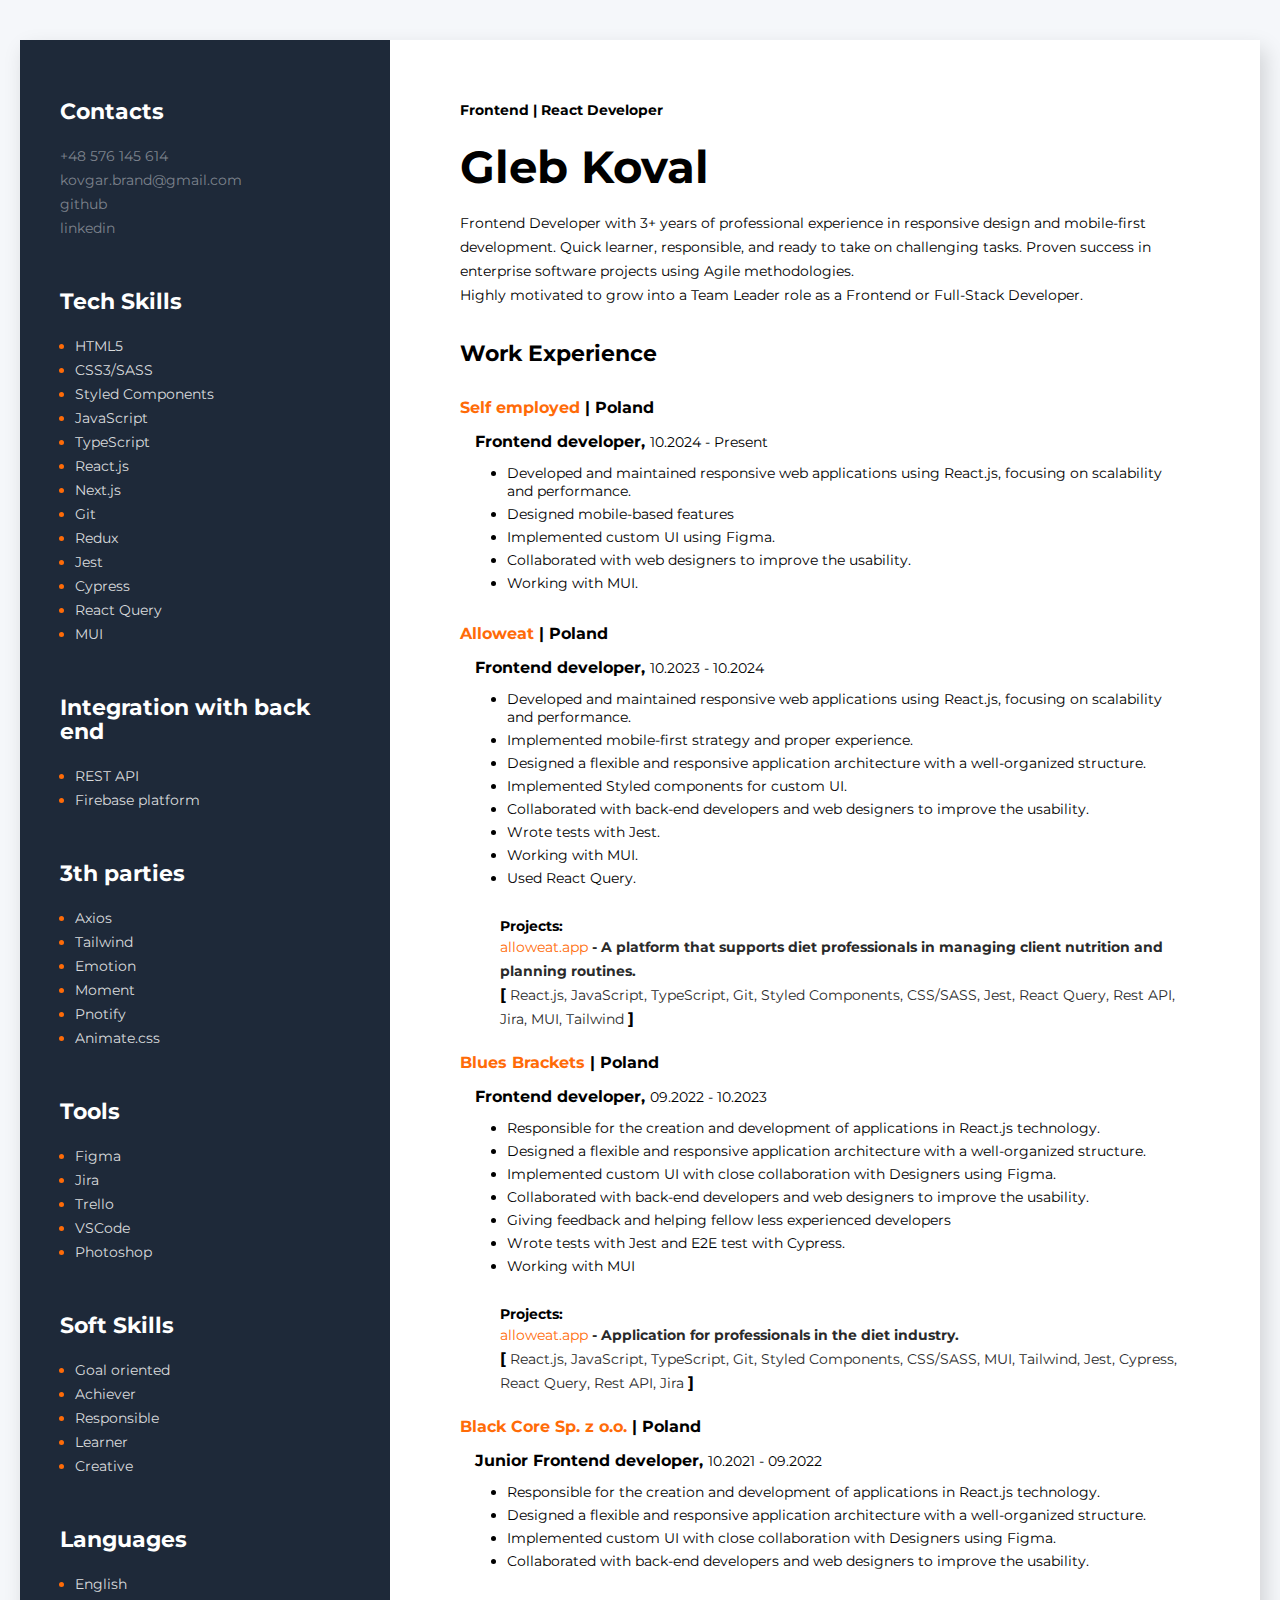
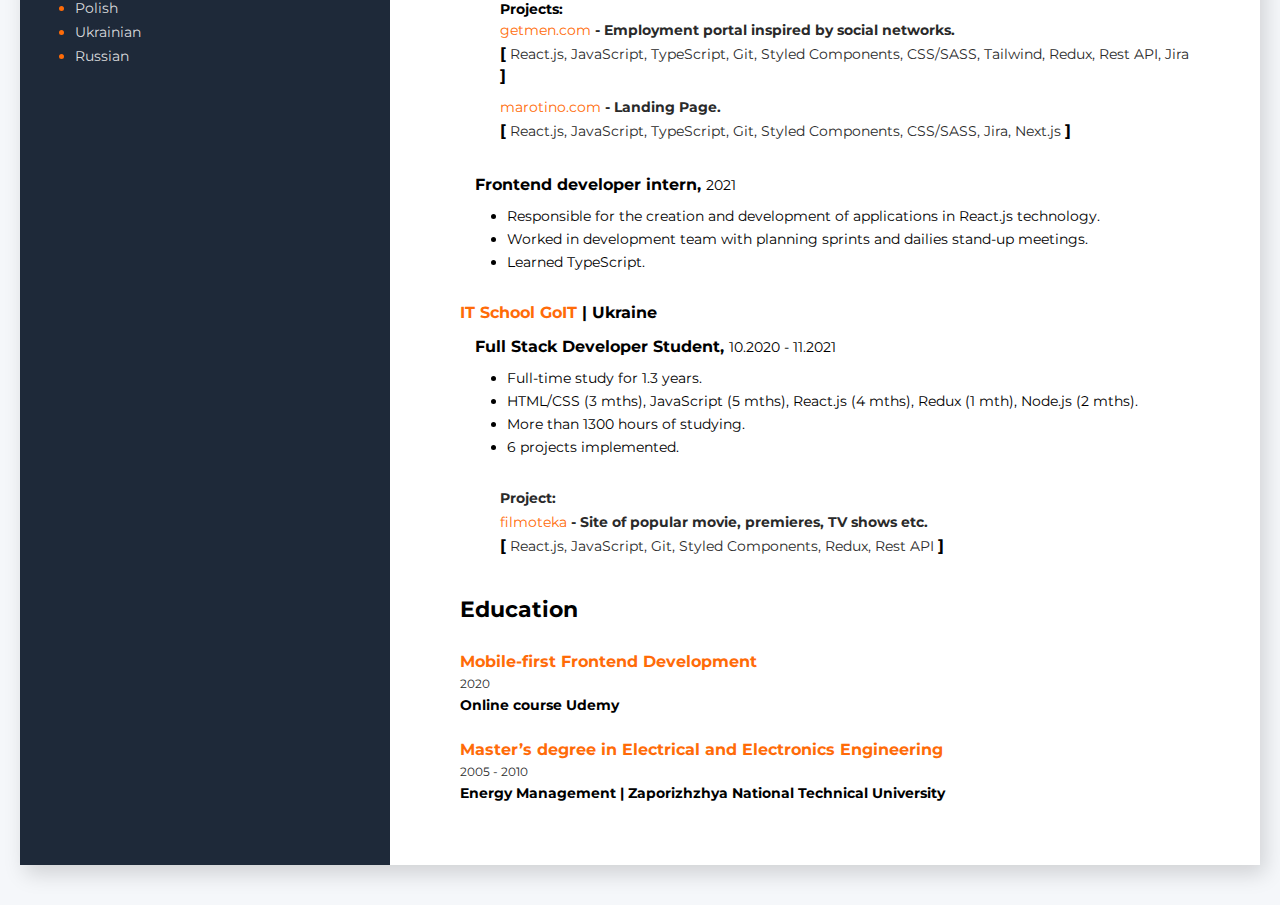
<file: index.html>
<!DOCTYPE html>
<html lang="en">
<head>
    <meta charset="UTF-8">
    <meta name="viewport" content="width=device-width, initial-scale=1.0">
    <link rel="stylesheet" href="./css/style.css">
    <link href="https://fonts.googleapis.com/css2?family=Montserrat:wght@400;700&display=swap" rel="stylesheet">
    <title>My resume</title>
</head>
    <body>
    <!---main container-->
    <div class="wrapper">
            <aside class="sidebar">
                <!-- <img class="my-photo" src="./img/my photo.jpg" alt="my photo">    -->
                <div class="main-container">
                    <!-- contacts-container -->
                    <div class="contacts-container">
                        <h3 class="contacts-title" >Contacts</h3>
                        <div>
                            <!-- <span class="contacts-title-type">C:</span> -->
                            <a class="contacts-link" href="tel:48576145614">+48 576 145 614</a>
                        </div>
                        <div>
                            <!-- <span class="contacts-title-type">E:</span> -->
                            <a class="contacts-link" href="mailto:kovgar.brand@gmail.com">kovgar.brand@gmail.com</a>
                        </div>  
                        <div>
                            <!-- <span class="contacts-title-type">E:</span> -->
                            <a class="contacts-link" href="https://github.com/Glemakk">github</a>
                        </div> 
                        <div>
                            <!-- <span class="contacts-title-type">E:</span> -->
                            <a class="contacts-link" href="https://www.linkedin.com/in/gleb-koval-970812211/">linkedin</a>
                        </div>    
                            
                    </div>
                    <!-- Tech Skills container -->
                    <div class="tech-skills-container">
                        <h3 class="tech-skills-title">Tech Skills</h3>
                        <ul>
                            <li class="tech-skills-item">
                                <span class="tech-skills-text">HTML5</span>
                            </li>
                            <li class="tech-skills-item">
                                <span class="tech-skills-text">CSS3/SASS</span>
                            </li>
                            <li class="tech-skills-item">
                                <span class="tech-skills-text">Styled Components</span>
                            </li>
                            <li class="tech-skills-item">
                                <span class="tech-skills-text">JavaScript</span>
                            </li>
                            <li class="tech-skills-item">
                                <span class="tech-skills-text">TypeScript</span>
                            </li>
                            <li class="tech-skills-item">
                                <span class="tech-skills-text">React.js</span>
                            </li>
                            <li class="tech-skills-item">
                                <span class="tech-skills-text">Next.js</span>
                            </li>
                            <li class="tech-skills-item">
                                <span class="tech-skills-text">Git</span>
                            </li>
                            <li class="tech-skills-item">
                                <span class="tech-skills-text">Redux</span>
                            </li>
                            <li class="tech-skills-item">
                                <span class="tech-skills-text">Jest</span>
                            </li>
                            <li class="tech-skills-item">
                                <span class="tech-skills-text">Cypress</span>
                            </li>
                            <li class="tech-skills-item">
                                <span class="tech-skills-text">React Query</span>
                            </li>
                            <li class="tech-skills-item">
                                <span class="tech-skills-text">MUI</span>
                            </li>
                        </ul>
                    </div>

                    <!-- Integration with back end Skills container -->
                    <div class="tech-skills-container">
                        <h3 class="tech-skills-title">Integration with back end</h3>
                        <ul>
                            <li class="tech-skills-item">
                                <span class="tech-skills-text">REST API</span>
                            </li>
                            <li class="tech-skills-item">
                                <span class="tech-skills-text">Firebase platform</span>
                            </li>
                        </ul>
                    </div>

                    <!-- 3th parties Skills container -->
                    <div class="tech-skills-container">
                        <h3 class="tech-skills-title">3th parties</h3>
                        <ul>
                            <li class="tech-skills-item">
                                <span class="tech-skills-text">Axios</span>
                            </li>
                            <li class="tech-skills-item">
                                <span class="tech-skills-text">Tailwind</span>
                            </li>
                            <li class="tech-skills-item">
                                <span class="tech-skills-text">Emotion</span>
                            </li>
                            <li class="tech-skills-item">
                                <span class="tech-skills-text">Moment</span>
                            </li>
                            <li class="tech-skills-item">
                                <span class="tech-skills-text">Pnotify</span>
                            </li>
                            <li class="tech-skills-item">
                                <span class="tech-skills-text">Animate.css</span>
                            </li>
                        </ul>
                    </div>

                    <!-- Tools container -->
                    <div class="tech-skills-container">
                        <h3 class="tech-skills-title">Tools</h3>
                        <ul>
                            <li class="tech-skills-item">
                                <span class="tech-skills-text">Figma</span>
                            </li>
                            <li class="tech-skills-item">
                                <span class="tech-skills-text">Jira</span>
                            </li>
                            <li class="tech-skills-item">
                                <span class="tech-skills-text">Trello</span>
                            </li>
                            <li class="tech-skills-item">
                                <span class="tech-skills-text">VSCode</span>
                            </li>
                            <li class="tech-skills-item">
                                <span class="tech-skills-text">Photoshop</span>
                            </li>
                        </ul>
                    </div>

                    <!-- Soft Skills Container-->
                    <div class="soft-skills-container">
                        <h3 class="soft-skils-title">Soft Skills</h3>
                        <ul>
                            <li class="soft-skills-item"> 
                                <span class="soft-skills-text">Goal oriented</span>
                            </li>
                            <li class="soft-skills-item"> 
                                <span class="soft-skills-text">Achiever</span>
                            </li>
                            <li class="soft-skills-item"> 
                                <span class="soft-skills-text">Responsible</span>
                            </li>
                            <li class="soft-skills-item"> 
                                <span class="soft-skills-text">Learner</span>
                            </li>
                            <li class="soft-skills-item"> 
                                <span class="soft-skills-text">Creative</span>
                            </li>
                        </ul>
                    </div>

                    <!-- Languages Skills Container-->
                    <div class="soft-skills-container">
                        <h3 class="soft-skils-title">Languages</h3>
                        <ul>
                            <li class="soft-skills-item"> 
                                <span class="soft-skills-text">English</span>
                            </li>
                            <li class="soft-skills-item"> 
                                <span class="soft-skills-text">Polish</span>
                            </li>
                            <li class="soft-skills-item"> 
                                <span class="soft-skills-text">Ukrainian</span>
                            </li>
                            <li class="soft-skills-item"> 
                                <span class="soft-skills-text">Russian</span>
                            </li>
                        </ul>
                        
                    </div>
                </aside>

                <!---about me container-->
                <div class="about-me-container">
                    <!--about me main info-->
                    <div class="info-container">
                        <h2 class="profession" >Frontend <span class="profession-devider">|</span> React Developer</h2>
                        <h1 class="name">Gleb Koval</h1> 
                
                        <p class="description">Frontend Developer with 3+ years of professional experience in responsive design and mobile-first development. Quick learner, responsible, and ready to take on challenging tasks. Proven success in enterprise software projects using Agile methodologies.<br>Highly motivated to grow into a Team Leader role as a Frontend or Full-Stack Developer.</p>
                    </div>

                    <!---project container-->
                    <!-- <div class="projects-container">
                        <h3 class="about-me-title">Last project</h3>
                        <ol> -->
                            <!-- <li class="project-item">
                                
                                
                                <a class="projects-link"
                                href="https://getmen.com"><h3>Filmoteka</h3><span class="project-link-path">https://bit.ly/3jr8r81</span>
                            </a>
                            <span class="dots">......................................</span>
                            <span style="display: block;"><b>[</b> <span class="tech-name">HTML, CSS, JavaScript, Parcel, Rest API </span><b>]</b></span>
                            
                                <ul class="project-desc-list">
                                    <li class="profession-duties-item">responsive application with integration to Firebase DB, pagination loading list and search
                                    </li>
                                    <li class="profession-duties-item">manage team work as a scrum master of the team: sprint planning and moderate  daily standup meetings
                                    </li>
                                    <li class="profession-duties-item">team project, developed using Scrum methodology and Git collaboration tools (with PR and code review)</li>
                                </ul>
                            
                            </li> -->

                            <!-- <a class="projects-link"
                                href="https://glemakk.github.io/goit-markup-hw-08/index.html"><h3>Web studio project</h3><span class="project-link-path">https:bit.ly/3jsYZRt</span>
                            </a> -->

                            <!-- <span class="dots">......................................</span> -->
                            
                            <!-- <span style="display: block;"><b>[</b> <span class="tech-name">HTML, CSS, SCSS, JavaScript </span><b>]</b></span>
                                <li class="project-item"> -->
                            
                                    <!-- <a class="projects-link"
                                href="https://glemakk.github.io/goit-markup-hw-08/index.html"><h3>Web studio project</h3><span class="project-link-path">https:bit.ly/3jsYZRt</span>
                            </a> -->
                            <!-- <span class="dots">......................................</span> -->
                            <!-- <span style="display: block;"><b>[</b> <span class="tech-name">HTML, CSS, SCSS, JavaScript </span><b>]</b></span> -->
                            
                                <!-- <ul class="project-desc-list">
                                    <li class="profession-duties-item">responsive landing page with portfolio, examples of work and option to order a service 
                                        
                                    </li>
                                    <li class="profession-duties-item">implemented custom UI with close collaboration with Designer using Figma
                                    </li>
                                </ul>
                                
                            </li> -->
                            
                            
                            <!-- <li class="project-item">
                                <a class="projects-link"
                                href="https://cryptohub.goit.ua/">https://cryptohub.goit.ua/</a>
                                <span class="dots">.....................................</span>
                            <span><b>[</b> <span class="tech-name">JavaScript</span><b>]</b></span>
                        </li>
                            <li class="project-item">
                            <a class="projects-link"
                            href="https://kidslike.goit.co.ua/">https://kidslike.goit.co.ua/</a>
                            <span class="dots">.....................................</span>
                            <span><b>[</b> <span class="tech-name">React.js, Node.js</span> <b>]</b></span>
                            </li> -->

                            
                        <!-- </ol>
                        </div> -->

                        <!--Work Experience-->
                    <div class="container">
                        <h3 class="about-me-title">Work Experience</h3>
                          <!-- company 4 IT -->
                         <div class="company-container">
                            <h4 class="profession-title"><span class="profession-company">Self employed </span><span class="profession-devider">|</span> Poland</h4>
                            <div class="profession-title-wrapper">
                                <h4 class="profession-title">Frontend developer,
                                    <span class="profession-title-year">10.2024 - Present</span>
                                </h4>
                                <div class="job-position-descr">
                                    <ul class="profession-duties">
                                        <li class="profession-duties-item">Developed and maintained responsive web applications using React.js, focusing on scalability and performance.</li>
                                        <li class="profession-duties-item">Designed mobile-based features</li>
                                        <li class="profession-duties-item">Implemented custom UI using Figma.</li>
                                        <li class="profession-duties-item">Collaborated with web designers to improve the usability.</li>
                                        <li class="profession-duties-item">Working with MUI.</li>
                                    </ul>
                                </div>
                            </div>
                        </div>

                         <!-- company 4 IT -->
                         <div class="company-container">
                            <h4 class="profession-title"><span class="profession-company">Alloweat </span><span class="profession-devider">|</span> Poland</h4>
                            <div class="profession-title-wrapper">
                                <h4 class="profession-title">Frontend developer,
                                    <span class="profession-title-year">10.2023 - 10.2024</span>
                                </h4>
                                <div class="job-position-descr">
                                    <ul class="profession-duties">
                                        <li class="profession-duties-item">Developed and maintained responsive web applications using React.js, focusing on scalability and performance.</li>
                                        <li class="profession-duties-item">Implemented mobile-first strategy and proper experience.</li>
                                        <li class="profession-duties-item">Designed a flexible and responsive application architecture with a well-organized structure.</li>
                                        <li class="profession-duties-item">Implemented Styled components for custom UI.</li>
                                        <li class="profession-duties-item">Collaborated with back-end developers and web designers to improve the usability.</li>
                                        <li class="profession-duties-item">Wrote tests with Jest.</li>
                                        <li class="profession-duties-item">Working with MUI.</li>
                                        <li class="profession-duties-item">Used React Query.</li>
                                    </ul>
                                </div>
                            </div>
                        </div>
                        <div class='project-section-wrapper'>
                            <div class="project-section">
                                <h3 class="smaller-font">Projects: </h3>
                                <a class="projects-link"
                                    href="https://alloweat.app">
                                            <span class="project-link-path">alloweat.app</span> - A platform that supports diet professionals in managing client nutrition and planning routines.
                                </a>
                                <span style="display: block;"><b>[</b> <span class="tech-name">React.js, JavaScript, TypeScript, Git, Styled Components, CSS/SASS, Jest, React Query, Rest API, Jira, MUI, Tailwind </span><b>]</b></span>
                            </div>
                        </div>

                         <!-- company 3 IT -->
                         <div class="company-container">
                            <h4 class="profession-title"><span class="profession-company">Blues Brackets </span><span class="profession-devider">|</span> Poland</h4>
                            <div class="profession-title-wrapper">
                                <h4 class="profession-title">Frontend developer,
                                    <span class="profession-title-year">09.2022 - 10.2023</span>
                                </h4>
                                <div class="job-position-descr">
                                    <ul class="profession-duties">
                                        <li class="profession-duties-item">Responsible for the creation and development of applications in React.js technology.</li>
                                        <li class="profession-duties-item">Designed a flexible and responsive application architecture with a well-organized structure.</li>
                                        <li class="profession-duties-item">Implemented custom UI with close collaboration with Designers using Figma.</li>
                                        <li class="profession-duties-item">Collaborated with back-end developers and web designers to improve the usability.</li>
                                        <li class="profession-duties-item">Giving feedback and helping fellow less experienced developers</li>
                                        <li class="profession-duties-item">Wrote tests with Jest and E2E test with Cypress.</li>
                                        <li class="profession-duties-item">Working with MUI</li>
                                    </ul>
                                </div>
                            </div>
                        </div>
                        <div class='project-section-wrapper'>
                            <div class="project-section">
                                <h3 class="smaller-font">Projects: </h3>
                                <a class="projects-link"
                                    href="https://alloweat.app">
                                            <span class="project-link-path">alloweat.app</span> - Application for professionals in the diet industry.
                                </a>
                                <span style="display: block;"><b>[</b> <span class="tech-name">React.js, JavaScript, TypeScript, Git, Styled Components, CSS/SASS, MUI, Tailwind, Jest, Cypress, React Query, Rest API, Jira </span><b>]</b></span>
                            </div>
                            <!-- <div class="project-section company-container">
                                <a class="projects-link"
                                    href="https://marotino.com">
                                            <span class="project-link-path">marotino.com</span> - Landing Page.
                                </a>
                                <span style="display: block;"><b>[</b> <span class="tech-name">React.js, JavaScript, TypeScript, Git, Styled Components, CSS/SASS, Jira, Next.js </span><b>]</b></span>
                            </div> -->
                        </div>
      

                        <!-- company 2 IT -->
                        <div class="company-container">
                            <h4 class="profession-title"><span class="profession-company">Black Core Sp. z o.o. </span><span class="profession-devider">|</span> Poland</h4>
                            <div class="profession-title-wrapper">
                                <h4 class="profession-title">Junior Frontend developer,
                                    <span class="profession-title-year">10.2021 - 09.2022</span>
                                </h4>
                                <div class="job-position-descr">
                                    <ul class="profession-duties">
                                        <li class="profession-duties-item">Responsible for the creation and development of applications in React.js technology.</li>
                                        <li class="profession-duties-item">Designed a flexible and responsive application architecture with a well-organized structure.</li>
                                        <li class="profession-duties-item">Implemented custom UI with close collaboration with Designers using Figma.</li>
                                        <li class="profession-duties-item">Collaborated with back-end developers and web designers to improve the usability.</li>
                                    </ul>
                                </div>
                            </div>
                        </div>
                        <div class='project-section-wrapper'>
                            <div class="project-section">
                                <h3 class="smaller-font">Projects: </h3>
                                <a class="projects-link"
                                    href="https://getmen.com">
                                            <span class="project-link-path">getmen.com</span> - Employment portal inspired by social networks.
                                </a>
                                <span style="display: block;"><b>[</b> <span class="tech-name">React.js, JavaScript, TypeScript, Git, Styled Components, CSS/SASS, Tailwind, Redux, Rest API, Jira </span><b>]</b></span>
                            </div>
                            <div class="project-section company-container">
                                <a class="projects-link"
                                    href="https://marotino.com">
                                            <span class="project-link-path">marotino.com</span> - Landing Page.
                                </a>
                                <span style="display: block;"><b>[</b> <span class="tech-name">React.js, JavaScript, TypeScript, Git, Styled Components, CSS/SASS, Jira, Next.js </span><b>]</b></span>
                            </div>
                        </div>
                        <!-- company 1 IT -->
                        <div class="company-container">
                            <div class="profession-title-wrapper">
                                <h4 class="profession-title">Frontend developer intern, 
                                    <span class="profession-title-year">2021</span>
                                </h4>
                                <div class="job-position-descr">
                                    <ul class="profession-duties">
                                        <li class="profession-duties-item">Responsible for the creation and development of applications in React.js technology.</li>
                                        <li class="profession-duties-item">Worked in development team with planning sprints and dailies stand-up meetings.</li>
                                        <li class="profession-duties-item">Learned TypeScript.</li>
                                    </ul>
                                </div>
                            </div>
                        </div>
                        <!-- company 3 IT -->
                        <div class="company-container">
                            <h4 class="profession-title"><span class="profession-company">IT School GoIT </span></span><span class="profession-devider">|</span> Ukraine</h4>
                            <div class="profession-title-wrapper">
                                <h4 class="profession-title">Full Stack Developer Student, 
                                    <span class="profession-title-year">10.2020 - 11.2021</span>
                                </h4>
                                <div class="job-position-descr">
                                    <ul class="profession-duties">
                                        <li class="profession-duties-item">Full-time study for 1.3 years.</li>
                                        <li class="profession-duties-item">HTML/CSS (3 mths), JavaScript (5 mths), React.js (4 mths), Redux (1 mth), Node.js (2 mths).</li>
                                        <li class="profession-duties-item">More than 1300 hours of studying.</li>
                                        <li class="profession-duties-item">6 projects implemented.</li>
                                    </ul>
                                </div>
                            </div>
                        </div>
                        
                        <div class="project-section company-container">
                            
                            <a class="projects-link"
                                href="https://vladhorii.github.io/filmoteka-team-proj/">
                                <h3 class="smaller-font">Project: </h3>
                                <span class="project-link-path">filmoteka</span> - Site of popular movie, premieres, TV shows etc.
                            </a>
                            <span style="display: block;"><b>[</b> <span class="tech-name">React.js, JavaScript, Git, Styled Components, Redux, Rest API </span><b>]</b></span>
                        </div>
                        <!-- company 1 -->
                        <!-- <div>
                            <h4 class="profession-title">Front-End Developer <span class="profession-company">Freelance</span></h4>
                            <span class="profession-time">
                            September 2019 - up to now <span class="profession-devider">|</span> Ukraine
                            </span>
                            <ul class="profession-duties">
                            <li class="profession-duties-item">Lorem ipsum dolor sit amet, consectetur adipiscing elit, sed do eiusmod tempor incididunt ut labore et dolore magna aliqua.</li>
                            <li class="profession-duties-item">Lorem ipsum dolor sit amet, consectetur adipiscing elit.</li>
                            <li class="profession-duties-item">Risus commodo viverra maecenas.</li>
                            <li class="profession-duties-item">Lorem ipsum dolor sit amet, consectetur adipiscing elit, sed do eiusmod.</li>
                            </ul>
                        </div> -->

                        <!-- company 3 -->
                        <!-- <div class="company-container">
                            <h4 class="profession-title"><span class="profession-company">Self employed </span><span class="profession-devider">|</span> Ukraine</span></h4>
                            <div class="profession-title-wrapper">
                                <h4 class="profession-title">Online store owner, 
                                    <span class="profession-title-year">2010 - 2015</span>
                                </h4>
                                <div class="job-position-descr">
                                    <ul class="profession-duties">
                                        <li class="profession-duties-item">Development, design, testing and maintain wordpress powered online-store.</li>
                                        <li class="profession-duties-item">SEO & marketing.</li>
                                        <li class="profession-duties-item">Photo creation & processing them in Photoshop. </li>
                                        <li class="profession-duties-item">Managed, updated, supported and increased the website conversion.</li>
                                    </ul>
                                </div>
                            </div>
                        </div> -->
                    </div>

                        <!-- Education -->
                        <div>
                        <div>
                            <h3 class="about-me-title">Education</h3>
                            <!-- <div class="description-container">
                                <p><h4><span class="profession-company">IT School GoIT</span></h4></p>
                                <span class="profession-time">
                                    2020 - 2021 
                                </span>
                                <p class="faculty">Full Stack Developer</p>
                            </div> -->
                            <div class="description-container">
                                <p><h4><span class="profession-company">Mobile-first Frontend Development</span></h4></p>
                            <span  pan class="profession-time">
                                2020
                            </span>
                            <p class="faculty">Online course Udemy</p>
                            </div>
                            <div class="description-container">
                                <p><h4><span class="profession-company">Master’s degree in Electrical and Electronics Engineering</span></h4></p>
                            <span class="profession-time">
                                2005 - 2010 
                            </span>
                            <p class="faculty">Energy Management <span class="profession-devider">|</span>
                                Zaporizhzhya National Technical University</p>
                            </div>
                        </div>
                </div>
                </div>
            </div>
        </div>  
    </body>
</html>
</file>
<file: css/style.css>
* {
  padding: 0;
  margin: 0;
  box-sizing: border-box;
}
a {
  text-decoration: none;
}
p {
  margin: 0;
}

ol {
  list-style: none;
}

body {
  background: #f5f7fa;
  padding-left: 20px;
  padding-right: 20px;
  padding-top: 40px;
  padding-bottom: 40px;
  font-family: Montserrat;
}

.wrapper {
  background: #ffffff;
  display: flex;
  max-width: 1280px;
  margin: 0 auto;
  box-shadow: 5px 9px 20px rgba(0, 0, 0, 0.15);
}

.main-container {
  width: 370px;
}
.sidebar {
  background: #1e2939;
  width: 370px;
  padding-top: 40px;
  padding-bottom: 40px;
}

.my-photo {
  width: 370px;
}

.about-me-container {
  padding-top: 58px;
  padding-bottom: 58px;
  padding-left: 70px;
  padding-right: 70px;
}

.contacts-container {
  margin-top: 20px;
  margin-left: 40px;
  margin-right: 40px;
}

.contacts-title {
  font-size: 22px;
  font-weight: 700;
  line-height: 24px;
  color: #ffffff;
  margin-bottom: 20px;
}

.contacts-link {
  color: #7d838d;
  /* color: #d9dbdd; */
  font-size: 14px;
  font-weight: 400;
  line-height: 24px;
}

.contacts-title-type {
  font-size: 14px;
  font-weight: 700;
  line-height: 24px;
  color: #ffffff;
  margin-right: 10px;
}

.tech-skills-container {
  margin-top: 50px;
  margin-left: 40px;
  margin-right: 40px;
}

.tech-skills-title {
  font-size: 22px;
  font-weight: 700;
  line-height: 24px;
  color: #ffffff;
  margin-bottom: 20px;
}

.tech-skills-item {
  font-size: 14px;
  font-weight: 400;
  line-height: 24px;
  color: #ff6b08;
  margin-left: 15px;
  margin-right: 40px;
}

.tech-skills-text {
  color: #d9dbdd;
}

.soft-skills-container {
  margin-top: 50px;
  margin-left: 40px;
  margin-right: 40px;
}

.soft-skils-title {
  font-size: 22px;
  font-weight: 700;
  line-height: 24px;
  color: #ffffff;
  margin-bottom: 20px;
}

.soft-skills-item {
  font-size: 14px;
  font-weight: 400;
  line-height: 24px;
  color: #ff6b08;
  margin-left: 15px;
  margin-right: 40px;
}

.soft-skills-text {
  color: #d9dbdd;
}

.profession {
  font-size: 14px;
  font-weight: 700;
  line-height: 24px;
  margin-bottom: 0px;
}

.name {
  font-size: 45px;
  font-weight: 700;
  line-height: 89px;
  margin-bottom: 0px;
}

.description {
  font-size: 14px;
  font-weight: 400;
  line-height: 24px;
  /* color: #4a4a4a; */
}

.info-container {
  margin-bottom: 35px;
}

.about-me-title {
  font-size: 22px;
  font-weight: 700;
  line-height: 24px;
  margin-bottom: 30px;
}

.project-section-wrapper {
  margin-bottom: 20px;
}

.project-section {
  margin-left: 40px;
  margin-bottom: 10px;
}

.job-position-descr {
  margin-left: 15px;
}

.projects-link {
  font-size: 14px;
  font-weight: 700;
  line-height: 24px;
  color: #2a2a2a;
}

.smaller-font {
  font-size: 14px;
}

.project-link-path {
  color: #ff6b08;
  font-weight: 400;
}

.project-desc-list {
  list-style: disc;
}

.tech-name {
  font-size: 14px;
  font-weight: 400;
  line-height: 24px;
  color: #2a2a2a;
}

.dots {
  color: #b7b7b7;
  font-weight: 100;
}

.project-item {
  font-weight: 700;
  margin-left: 17px;
  margin-bottom: 25px;
}

.projects-container {
  margin-bottom: 40px;
}

.profession-title {
  font-size: 16px;
  font-weight: 700;
  line-height: 24px;
  margin-top: 8px;
  margin-bottom: 10px;
}

.profession-title-wrapper {
  margin-left: 15px;
}
.profession-title-year {
  font-size: 14px;
  font-weight: 400;
  line-height: 24px;
  margin-top: 8px;
  margin-bottom: 10px;
}

.profession-company {
  color: #ff6b08;
}

.profession-time {
  display: block;
  margin-top: 5px;
  color: #2a2a2a;
  font-family: Montserrat;
  font-size: 12px;
  font-weight: 400;
}

.profession-devider {
  color: black;
}

.profession-duties {
  margin-top: 10px;
  margin-left: 17px;
  /* margin-bottom: 30px; */
}

.profession-duties-item {
  /* color: #4a4a4a; */
  font-family: Montserrat;
  font-size: 14px;
  font-weight: 400;
  margin-top: 5px;
}

.faculty {
  font-size: 14px;
  font-weight: 700;
  margin-top: 5px;
  margin-bottom: 5px;
}

.description-container {
  margin-top: 26px;
}

.container {
  margin-bottom: 40px;
}

.company-container {
  margin-bottom: 30px;
}
</file>
